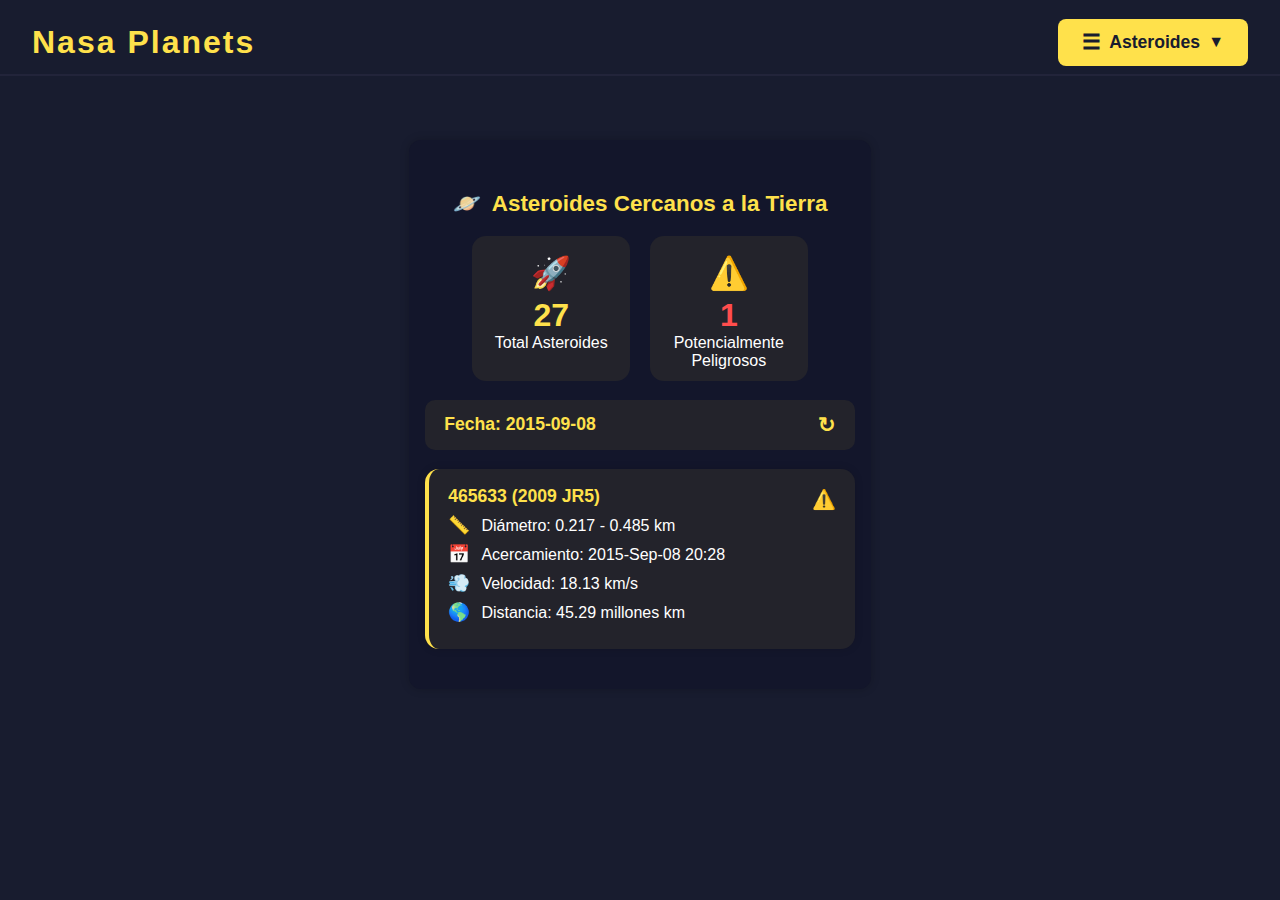
<file: asteroides.html>
<!DOCTYPE html>
<html lang="es">
<head>
    <meta charset="UTF-8">
    <title>Nasa Planets - Asteroides</title>
    <link rel="stylesheet" href="styles.css">
    <style>
        body {
            background: #181c2f;
            color: #fff;
            font-family: 'Segoe UI', Arial, sans-serif;
            margin: 0;
            padding: 0;
        }
        .aster-header {
            background: #181c2f;
            padding-bottom: 0.5rem;
            border-bottom: 2px solid #22243a;
            display: flex;
            justify-content: space-between;
            align-items: center;
            padding: 1.2rem 2rem 0.5rem 2rem;
        }
        .logo {
            font-size: 2rem;
            font-weight: bold;
            color: #ffe14b;
            letter-spacing: 2px;
        }
        .menu-btn {
            background: #ffe14b;
            color: #181c2f;
            border: none;
            border-radius: 8px;
            padding: 0.7rem 1.5rem;
            font-size: 1.1rem;
            font-weight: bold;
            cursor: pointer;
            display: flex;
            align-items: center;
            gap: 0.5rem;
        }
        .menu-icon {
            font-size: 1.3rem;
        }
        .arrow {
            font-size: 1rem;
        }
        .dropdown {
            position: relative;
            display: inline-block;
        }
        .dropdown-content {
            display: none;
            position: absolute;
            right: 0;
            background-color: #fff;
            min-width: 220px;
            box-shadow: 0 8px 16px 0 #0003;
            border-radius: 10px;
            z-index: 1;
            margin-top: 8px;
            padding: 0.5rem 0;
        }
        .dropdown-content a {
            color: #25304a;
            padding: 0.7rem 1.2rem;
            text-decoration: none;
            display: flex;
            align-items: center;
            gap: 0.7rem;
            font-size: 1.1rem;
            border-bottom: 1px solid #f0f0f0;
            transition: background 0.2s;
        }
        .dropdown-content a:last-child {
            border-bottom: none;
        }
        .dropdown-content a:hover {
            background-color: #f5f5f5;
        }
        .dropdown:hover .dropdown-content,
        .dropdown:focus-within .dropdown-content {
            display: block;
        }
        .icon {
            font-size: 1.3rem;
        }
        .aster-section {
            background: #13162b  repeat;
            border-radius: 12px;
            padding: 2rem 1rem 2.5rem 1rem;
            max-width: 430px;
            margin: 2rem auto 0 auto;
            box-shadow: 0 0 10px #0003;
        }
        .aster-section h2 {
            color: #ffe14b;
            font-size: 1.4rem;
            margin-bottom: 1.2rem;
            display: flex;
            align-items: center;
            gap: 0.7rem;
            justify-content: center;
            text-align: center;
        }
        .aster-summary {
            display: flex;
            gap: 1.2rem;
            margin-bottom: 1.2rem;
            justify-content: center;
        }
        .aster-card {
            background: #23232b;
            border-radius: 14px;
            padding: 1.1rem 1.2rem 0.7rem 1.2rem;
            min-width: 120px;
            text-align: center;
        }
        .aster-card .aster-icon {
            font-size: 2rem;
            display: block;
            margin-bottom: 0.3rem;
        }
        .aster-card .aster-value {
            font-size: 2rem;
            font-weight: bold;
            color: #ffe14b;
        }
        .aster-card .aster-label {
            font-size: 1rem;
            color: #fff;
        }
        .aster-card.danger .aster-icon,
        .aster-card.danger .aster-value {
            color: #ff4d4d;
        }
        .aster-date {
            background: #23232b;
            border-radius: 10px;
            padding: 0.8rem 1.2rem;
            color: #ffe14b;
            font-weight: bold;
            font-size: 1.1rem;
            display: flex;
            align-items: center;
            gap: 1rem;
            margin-bottom: 1.2rem;
        }
        .aster-date .refresh {
            margin-left: auto;
            color: #ffe14b;
            font-size: 1.3rem;
            cursor: pointer;
        }
        .aster-info {
            background: #23232b;
            border-radius: 14px;
            padding: 1.1rem 1.2rem 1.1rem 1.2rem;
            margin-top: 1.2rem;
            box-shadow: 0 0 8px #0002;
            border-left: 4px solid #ffe14b;
            position: relative;
        }
        .aster-info .aster-title {
            color: #ffe14b;
            font-size: 1.1rem;
            font-weight: bold;
            margin-bottom: 0.5rem;
            text-align: left;
        }
        .aster-info .danger-ico {
            color: #ff4d4d;
            font-size: 1.2rem;
            position: absolute;
            right: 1.2rem;
            top: 1.2rem;
        }
        .aster-info ul {
            list-style: none;
            padding: 0;
            margin: 0;
            color: #fff;
        }
        .aster-info li {
            display: flex;
            align-items: center;
            gap: 0.7rem;
            margin-bottom: 0.5rem;
            font-size: 1rem;
        }
        .aster-info li .li-ico {
            font-size: 1.1rem;
            color: #ffe14b;
        }
    </style>
</head>
<body>
    <header class="aster-header">
        <span class="logo">Nasa Planets</span>
        <div class="dropdown">
            <button class="menu-btn">
                <span class="menu-icon">&#9776;</span> Asteroides <span class="arrow">&#9660;</span>
            </button>
            <div class="dropdown-content">
                <a href="sistema-solar.html"><span class="icon">☀</span> sistema-solar</a>
                <a href="quiz.html"><span class="icon">❓</span> Preguntas</a>
                <a href="apod.html"><span class="icon">⭐</span> APOD (Service)</a>
                <a href="asteroides.html"><span class="icon">🚀</span> Asteroides</a>
                <a href="cazador.html"><span class="icon">🎮</span> Cazador de Asteroides</a>
                <a href="index.html"><span class="icon">🏠</span> secciones</a>
            </div>
        </div>
    </header>
    <main>
        <section class="aster-section">
            <h2><span class="emoji">🪐</span> Asteroides Cercanos a la Tierra</h2>
            <div class="aster-summary">
                <div class="aster-card">
                    <span class="aster-icon">🚀</span>
                    <div class="aster-value">27</div>
                    <div class="aster-label">Total Asteroides</div>
                </div>
                <div class="aster-card danger">
                    <span class="aster-icon">⚠️</span>
                    <div class="aster-value">1</div>
                    <div class="aster-label">Potencialmente<br>Peligrosos</div>
                </div>
            </div>
            <div class="aster-date">
                Fecha: 2015-09-08
                <span class="refresh">&#x21bb;</span>
            </div>
            <div class="aster-info">
                <div class="aster-title">465633 (2009 JR5)</div>
                <span class="danger-ico">⚠️</span>
                <ul>
                    <li><span class="li-ico">📏</span> Diámetro: 0.217 - 0.485 km</li>
                    <li><span class="li-ico">📅</span> Acercamiento: 2015-Sep-08 20:28</li>
                    <li><span class="li-ico">💨</span> Velocidad: 18.13 km/s</li>
                    <li><span class="li-ico">🌎</span> Distancia: 45.29 millones km</li>
                </ul>
            </div>
        </section>
    </main>
</body>
</html>
</file>
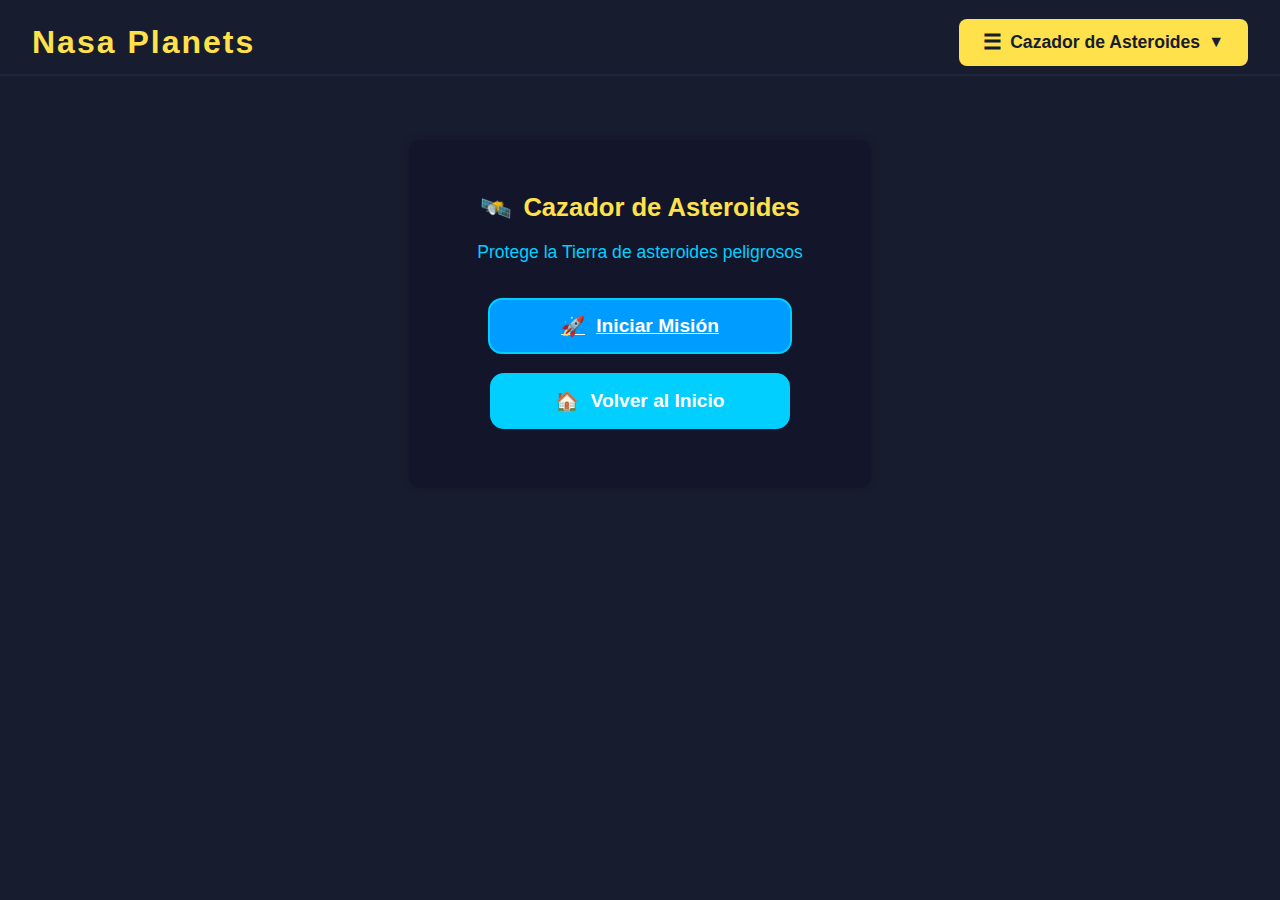
<file: cazador.html>
<!DOCTYPE html>
<html lang="es">
<head>
    <meta charset="UTF-8">
    <title>Nasa Planets - Cazador de Asteroides</title>
    <link rel="stylesheet" href="styles.css">
    <style>
        body {
            background: #181c2f;
            color: #fff;
            font-family: 'Segoe UI', Arial, sans-serif;
            margin: 0;
            padding: 0;
        }
        .cazador-header {
            background: #181c2f;
            padding-bottom: 0.5rem;
            border-bottom: 2px solid #22243a;
            display: flex;
            justify-content: space-between;
            align-items: center;
            padding: 1.2rem 2rem 0.5rem 2rem;
        }
        .logo {
            font-size: 2rem;
            font-weight: bold;
            color: #ffe14b;
            letter-spacing: 2px;
        }
        .menu-btn {
            background: #ffe14b;
            color: #181c2f;
            border: none;
            border-radius: 8px;
            padding: 0.7rem 1.5rem;
            font-size: 1.1rem;
            font-weight: bold;
            cursor: pointer;
            display: flex;
            align-items: center;
            gap: 0.5rem;
        }
        .menu-icon {
            font-size: 1.3rem;
        }
        .arrow {
            font-size: 1rem;
        }
        .dropdown {
            position: relative;
            display: inline-block;
        }
        .dropdown-content {
            display: none;
            position: absolute;
            right: 0;
            background-color: #fff;
            min-width: 220px;
            box-shadow: 0 8px 16px 0 #0003;
            border-radius: 10px;
            z-index: 1;
            margin-top: 8px;
            padding: 0.5rem 0;
        }
        .dropdown-content a {
            color: #25304a;
            padding: 0.7rem 1.2rem;
            text-decoration: none;
            display: flex;
            align-items: center;
            gap: 0.7rem;
            font-size: 1.1rem;
            border-bottom: 1px solid #f0f0f0;
            transition: background 0.2s;
        }
        .dropdown-content a:last-child {
            border-bottom: none;
        }
        .dropdown-content a:hover {
            background-color: #f5f5f5;
        }
        .dropdown:hover .dropdown-content,
        .dropdown:focus-within .dropdown-content {
            display: block;
        }
        .icon {
            font-size: 1.3rem;
        }
        .cazador-section {
            background: #13162b  repeat;
            border-radius: 12px;
            padding: 2rem 1rem 2.5rem 1rem;
            max-width: 430px;
            margin: 2rem auto 0 auto;
            box-shadow: 0 0 10px #0003;
            text-align: center;
        }
        .cazador-section h2 {
            color: #ffe14b;
            font-size: 1.6rem;
            margin-bottom: 1.2rem;
            display: flex;
            align-items: center;
            gap: 0.7rem;
            justify-content: center;
            text-align: center;
        }
        .cazador-section .desc {
            color: #00cfff;
            font-size: 1.1rem;
            margin-bottom: 2.2rem;
        }
        .cazador-btn {
            background: #009cff;
            color: #fff;
            border: 2px solid #00cfff;
            border-radius: 14px;
            padding: 0.9rem 0;
            font-size: 1.2rem;
            font-weight: bold;
            cursor: pointer;
            margin: 0 auto 1.2rem auto;
            width: 90%;
            max-width: 300px;
            display: flex;
            align-items: center;
            justify-content: center;
            gap: 0.7rem;
            transition: background 0.2s, color 0.2s;
        }
        .cazador-btn.home {
            background: #00cfff;
            color: #fff;
            border: 2px solid #00cfff;
        }
        .cazador-btn:hover {
            background: #fff;
            color: #009cff;
        }
        .cazador-btn.home:hover {
            background: #fff;
            color: #00cfff;
        }
    </style>
</head>
<body>
    <header class="cazador-header">
        <span class="logo">Nasa Planets</span>
        <div class="dropdown">
            <button class="menu-btn">
                <span class="menu-icon">&#9776;</span> Cazador de Asteroides <span class="arrow">&#9660;</span>
            </button>
            <div class="dropdown-content">
                <a href="sistema-solar.html"><span class="icon">☀</span> sistema-solar</a>
                <a href="quiz.html"><span class="icon">❓</span> Preguntas</a>
                <a href="apod.html"><span class="icon">⭐</span> APOD (Service)</a>
                <a href="asteroides.html"><span class="icon">🚀</span> Asteroides</a>
                <a href="cazador.html"><span class="icon">🎮</span> Cazador de Asteroides</a>
                <a href="index.html"><span class="icon">🏠</span> secciones</a>
            </div>
        </div>
    </header>
    <main>
        <section class="cazador-section">
            <h2><span class="emoji">🛰️</span> Cazador de Asteroides</h2>
            <div class="desc">Protege la Tierra de asteroides peligrosos</div>
            <a href="cazador-juego.html" class="cazador-btn"><span>🚀</span> Iniciar Misión</a>
            <button class="cazador-btn home"><span>🏠</span> Volver al Inicio</button>
        </section>
    </main>
</body>
</html>
</file>
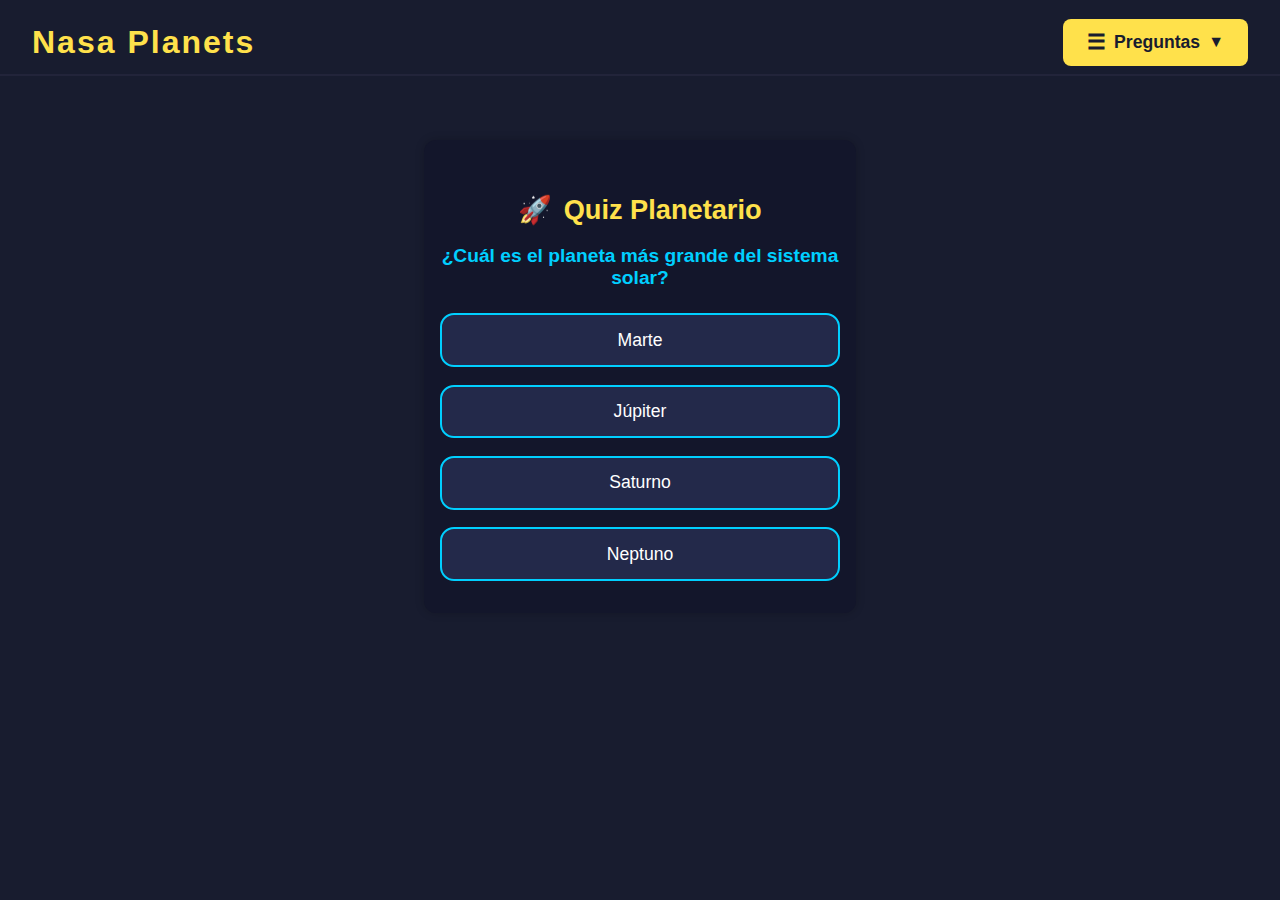
<file: quiz.html>
<!DOCTYPE html>
<html lang="es">
<head>
    <meta charset="UTF-8">
    <title>Nasa Planets - Quiz Planetario</title>
    <link rel="stylesheet" href="styles.css">
    <style>
        body {
            background: #181c2f;
            color: #fff;
            font-family: 'Segoe UI', Arial, sans-serif;
            margin: 0;
            padding: 0;
        }
        .quiz-header {
            background: #181c2f;
            padding-bottom: 0.5rem;
            border-bottom: 2px solid #22243a;
            display: flex;
            justify-content: space-between;
            align-items: center;
            padding: 1.2rem 2rem 0.5rem 2rem;
        }
        .logo {
            font-size: 2rem;
            font-weight: bold;
            color: #ffe14b;
            letter-spacing: 2px;
        }
        .menu-btn {
            background: #ffe14b;
            color: #181c2f;
            border: none;
            border-radius: 8px;
            padding: 0.7rem 1.5rem;
            font-size: 1.1rem;
            font-weight: bold;
            cursor: pointer;
            display: flex;
            align-items: center;
            gap: 0.5rem;
        }
        .menu-icon {
            font-size: 1.3rem;
        }
        .arrow {
            font-size: 1rem;
        }
        .dropdown {
            position: relative;
            display: inline-block;
        }
        .dropdown-content {
            display: none;
            position: absolute;
            right: 0;
            background-color: #fff;
            min-width: 220px;
            box-shadow: 0 8px 16px 0 #0003;
            border-radius: 10px;
            z-index: 1;
            margin-top: 8px;
            padding: 0.5rem 0;
        }
        .dropdown-content a {
            color: #25304a;
            padding: 0.7rem 1.2rem;
            text-decoration: none;
            display: flex;
            align-items: center;
            gap: 0.7rem;
            font-size: 1.1rem;
            border-bottom: 1px solid #f0f0f0;
            transition: background 0.2s;
        }
        .dropdown-content a:last-child {
            border-bottom: none;
        }
        .dropdown-content a:hover {
            background-color: #f5f5f5;
        }
        .dropdown:hover .dropdown-content,
        .dropdown:focus-within .dropdown-content {
            display: block;
        }
        .icon {
            font-size: 1.3rem;
        }
        .quiz-section {
            background: #13162b  repeat;
            border-radius: 12px;
            padding: 2rem 1rem;
            max-width: 400px;
            margin: 2rem auto 0 auto;
            box-shadow: 0 0 10px #0003;
            text-align: center;
        }
        .quiz-section h2 {
            color: #ffe14b;
            font-size: 1.7rem;
            margin-bottom: 1.2rem;
            display: flex;
            align-items: center;
            gap: 0.7rem;
            justify-content: center;
        }
        .quiz-section .question {
            color: #00cfff;
            font-size: 1.2rem;
            font-weight: bold;
            margin-bottom: 1.5rem;
        }
        .quiz-options {
            display: flex;
            flex-direction: column;
            gap: 1.1rem;
        }
        .quiz-option {
            background: #23294a;
            color: #fff;
            border: 2px solid #00cfff;
            border-radius: 14px;
            padding: 0.9rem 0;
            font-size: 1.1rem;
            cursor: pointer;
            transition: background 0.2s, color 0.2s;
        }
        .quiz-option:hover {
            background: #00cfff;
            color: #23294a;
        }
    </style>
</head>
<body>
    <header class="quiz-header">
        <span class="logo">Nasa Planets</span>
        <div class="dropdown">
            <button class="menu-btn">
                <span class="menu-icon">&#9776;</span> Preguntas <span class="arrow">&#9660;</span>
            </button>
            <div class="dropdown-content">
                <a href="sistema-solar.html"><span class="icon">☀</span> sistema-solar</a>
                <a href="quiz.html"><span class="icon">❓</span> Preguntas</a>
                <a href="apod.html"><span class="icon">⭐</span> APOD (Service)</a>
                <a href="asteroides.html"><span class="icon">🚀</span> Asteroides</a>
                <a href="cazador.html"><span class="icon">🎮</span> Cazador de Asteroides</a>
                <a href="index.html"><span class="icon">🏠</span> secciones</a>
            </div>
        </div>
    </header>
    <main>
        <section class="quiz-section">
            <h2><span class="emoji">🚀</span> Quiz Planetario</h2>
            <div class="question">¿Cuál es el planeta más grande del sistema solar?</div>
            <div class="quiz-options">
                <div class="quiz-option">Marte</div>
                <div class="quiz-option">Júpiter</div>
                <div class="quiz-option">Saturno</div>
                <div class="quiz-option">Neptuno</div>
            </div>
        </section>
    </main>
</body>
</html>
</file>
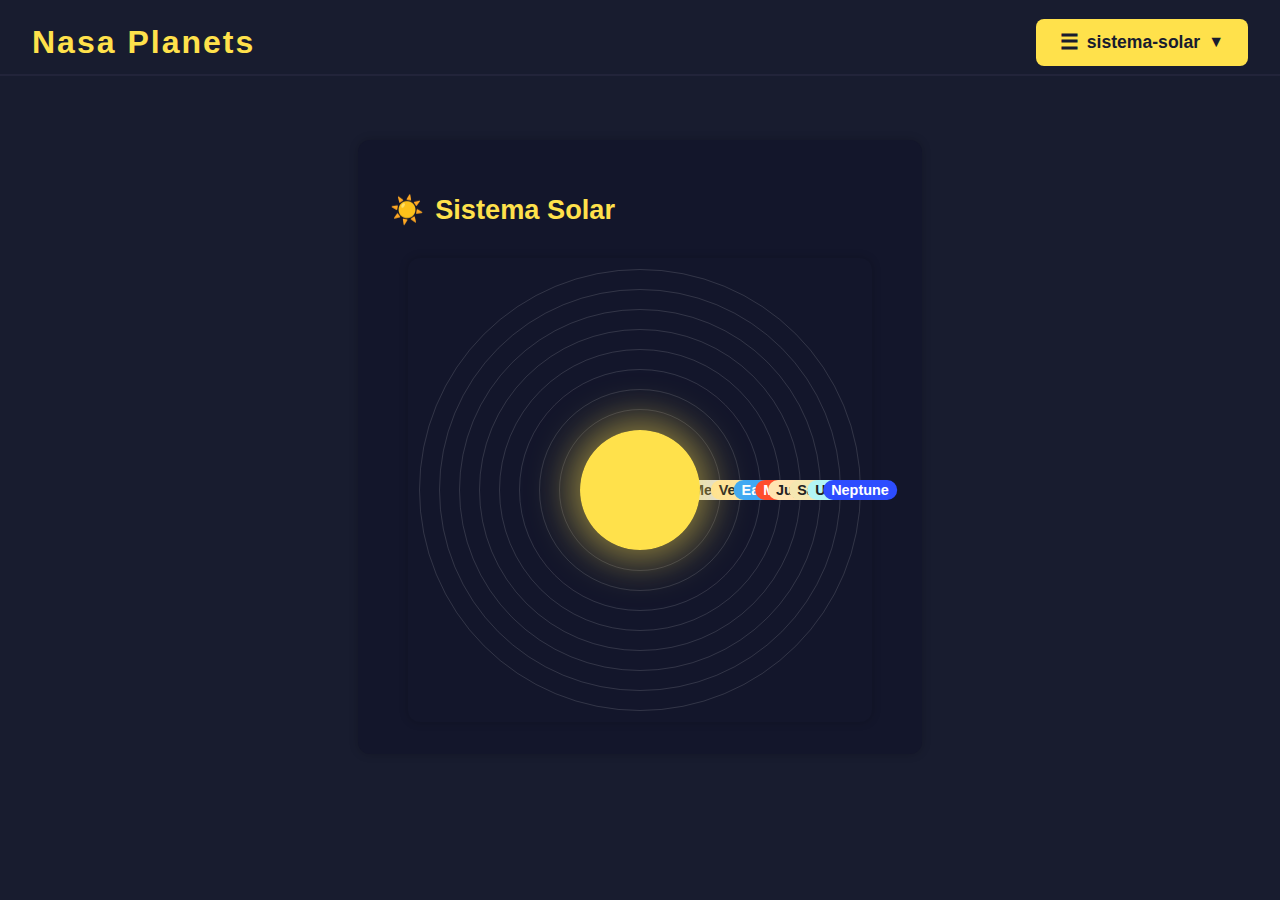
<file: sistema-solar.html>
<!DOCTYPE html>
<html lang="es">
<head>
    <meta charset="UTF-8">
    <title>Nasa Planets - Sistema Solar</title>
    <link rel="stylesheet" href="styles.css">
    <style>
        body {
            background: #181c2f;
            color: #fff;
            font-family: 'Segoe UI', Arial, sans-serif;
            margin: 0;
            padding: 0;
        }
        .solar-header {
            background: #181c2f;
            padding-bottom: 0.5rem;
            border-bottom: 2px solid #22243a;
            display: flex;
            justify-content: space-between;
            align-items: center;
            padding: 1.2rem 2rem 0.5rem 2rem;
        }
        .logo {
            font-size: 2rem;
            font-weight: bold;
            color: #ffe14b;
            letter-spacing: 2px;
        }
        .menu-btn {
            background: #ffe14b;
            color: #181c2f;
            border: none;
            border-radius: 8px;
            padding: 0.7rem 1.5rem;
            font-size: 1.1rem;
            font-weight: bold;
            cursor: pointer;
            display: flex;
            align-items: center;
            gap: 0.5rem;
        }
        .menu-icon {
            font-size: 1.3rem;
        }
        .arrow {
            font-size: 1rem;
        }
        .solar-section {
            background: #13162b;
            border-radius: 12px;
            padding: 2rem;
            max-width: 500px;
            margin: 2rem auto 0 auto;
            box-shadow: 0 0 10px #0003;
        }
        .solar-section h2 {
            color: #ffe14b;
            font-size: 1.7rem;
            margin-bottom: 2rem;
            display: flex;
            align-items: center;
            gap: 0.7rem;
        }
        .solar-system {
            background:  repeat;
            border-radius: 12px;
            padding: 2rem;
            margin: 0 auto;
            max-width: 400px;
            min-height: 400px;
            position: relative;
            box-shadow: 0 0 10px #0003;
        }
        .sun {
            position: absolute;
            left: 50%; top: 50%;
            transform: translate(-50%, -50%);
            width: 120px; height: 120px;
            background: radial-gradient(circle, #ffe14b 70%, #ffb800 100%);
            border-radius: 50%;
            box-shadow: 0 0 40px 10px #ffe14b88;
            z-index: 2;
        }
        .orbit {
            position: absolute;
            left: 50%; top: 50%;
            border: 1px solid #fff2;
            border-radius: 50%;
            transform: translate(-50%, -50%);
        }
        .orbit1 { width: 160px; height: 160px; }
        .orbit2 { width: 200px; height: 200px; }
        .orbit3 { width: 240px; height: 240px; }
        .orbit4 { width: 280px; height: 280px; }
        .orbit5 { width: 320px; height: 320px; }
        .orbit6 { width: 360px; height: 360px; }
        .orbit7 { width: 400px; height: 400px; }
        .orbit8 { width: 440px; height: 440px; }
        .planet {
            position: absolute;
            font-size: 0.9rem;
            font-weight: bold;
            color: #fff;
            padding: 2px 8px;
            border-radius: 50px;
            background: #222b;
            left: 100%;
            top: 50%;
            transform: translate(-50%, -50%);
        }
        .mercury { background: #e0e0e0; color: #222; }
        .venus   { background: #ffe4a1; color: #222; }
        .earth   { background: #3fa9f5; }
        .mars    { background: #ff4d2d; }
        .jupiter { background: #ffe4b1; color: #222; }
        .saturn  { background: #f5e7b2; color: #222; }
        .uranus  { background: #b2f5f5; color: #222; }
        .neptune { background: #2d4dff; }
    </style>
</head>
<body>
    <header class="solar-header">
        <span class="logo">Nasa Planets</span>
        <div class="dropdown">
            <button class="menu-btn">
                <span class="menu-icon">&#9776;</span> sistema-solar <span class="arrow">&#9660;</span>
            </button>
            <div class="dropdown-content">
                <a href="sistema-solar.html"><span class="icon">☀</span> sistema-solar</a>
                <a href="quiz.html"><span class="icon">❓</span> Preguntas</a>
                <a href="apod.html"><span class="icon">⭐</span> APOD (Service)</a>
                <a href="asteroides.html"><span class="icon">🚀</span> Asteroides</a>
                <a href="cazador.html"><span class="icon">🎮</span> Cazador de Asteroides</a>
                <a href="index.html"><span class="icon">🏠</span> secciones</a>
            </div>
        </div>
    </header>
    <main>
        <section class="solar-section">
            <h2><span class="emoji">☀️</span> Sistema Solar</h2>
            <div class="solar-system">
                <div class="sun"></div>
                <div class="orbit orbit1"><span class="planet mercury">Mercury</span></div>
                <div class="orbit orbit2"><span class="planet venus">Venus</span></div>
                <div class="orbit orbit3"><span class="planet earth">Earth</span></div>
                <div class="orbit orbit4"><span class="planet mars">Mars</span></div>
                <div class="orbit orbit5"><span class="planet jupiter">Jupiter</span></div>
                <div class="orbit orbit6"><span class="planet saturn">Saturn</span></div>
                <div class="orbit orbit7"><span class="planet uranus">Uranus</span></div>
                <div class="orbit orbit8"><span class="planet neptune">Neptune</span></div>
            </div>
        </section>
    </main>
</body>
</html>
</file>
<file: styles.css>
��b o d y   { 
         b a c k g r o u n d :   # 1 8 1 c 2 f ; 
         c o l o r :   # f f f ; 
         f o n t - f a m i l y :   ' S e g o e   U I ' ,   A r i a l ,   s a n s - s e r i f ; 
         m a r g i n :   0 ; 
         p a d d i n g :   0 ; 
 } 
 
 h e a d e r   { 
         b a c k g r o u n d :   # 1 8 1 c 2 f ; 
         p a d d i n g - b o t t o m :   0 . 5 r e m ; 
         b o r d e r - b o t t o m :   2 p x   s o l i d   # 2 2 2 4 3 a ; 
 } 
 
 . h e a d e r - c o n t e n t   { 
         d i s p l a y :   f l e x ; 
         j u s t i f y - c o n t e n t :   s p a c e - b e t w e e n ; 
         a l i g n - i t e m s :   c e n t e r ; 
         p a d d i n g :   1 . 2 r e m   2 r e m   0 . 5 r e m   2 r e m ; 
 } 
 
 . l o g o   { 
         f o n t - s i z e :   2 r e m ; 
         f o n t - w e i g h t :   b o l d ; 
         c o l o r :   # f f e 1 4 b ; 
         l e t t e r - s p a c i n g :   2 p x ; 
 } 
 
 . m e n u - b t n   { 
         b a c k g r o u n d :   # f f e 1 4 b ; 
         c o l o r :   # 1 8 1 c 2 f ; 
         b o r d e r :   n o n e ; 
         b o r d e r - r a d i u s :   8 p x ; 
         p a d d i n g :   0 . 7 r e m   1 . 5 r e m ; 
         f o n t - s i z e :   1 . 1 r e m ; 
         f o n t - w e i g h t :   b o l d ; 
         c u r s o r :   p o i n t e r ; 
         d i s p l a y :   f l e x ; 
         a l i g n - i t e m s :   c e n t e r ; 
         g a p :   0 . 5 r e m ; 
 } 
 
 . m e n u - i c o n   { 
         f o n t - s i z e :   1 . 3 r e m ; 
 } 
 
 . a r r o w   { 
         f o n t - s i z e :   1 r e m ; 
 } 
 
 n a v   { 
         b a c k g r o u n d :   # 2 3 2 9 4 a ; 
         b o r d e r - b o t t o m :   2 p x   s o l i d   # 2 2 2 4 3 a ; 
 } 
 
 n a v   u l   { 
         d i s p l a y :   f l e x ; 
         g a p :   1 . 5 r e m ; 
         l i s t - s t y l e :   n o n e ; 
         m a r g i n :   0 ; 
         p a d d i n g :   0   2 r e m ; 
         h e i g h t :   4 8 p x ; 
         a l i g n - i t e m s :   c e n t e r ; 
 } 
 
 n a v   u l   l i   { 
         p a d d i n g :   0 . 5 r e m   1 . 7 r e m ; 
         b o r d e r - r a d i u s :   2 0 p x ; 
         c o l o r :   # f f f ; 
         f o n t - w e i g h t :   b o l d ; 
         c u r s o r :   p o i n t e r ; 
         t r a n s i t i o n :   b a c k g r o u n d   0 . 2 s ,   c o l o r   0 . 2 s ; 
         f o n t - s i z e :   1 . 1 r e m ; 
         d i s p l a y :   f l e x ; 
         a l i g n - i t e m s :   c e n t e r ; 
         h e i g h t :   3 8 p x ; 
 } 
 
 n a v   u l   l i . a c t i v e   { 
         b a c k g r o u n d :   # f f e 1 4 b ; 
         c o l o r :   # 2 3 2 9 4 a ; 
         b o r d e r - r a d i u s :   2 0 p x ; 
 } 
 
 n a v   u l   l i : h o v e r : n o t ( . a c t i v e )   { 
         b a c k g r o u n d :   # 2 e 3 4 5 7 ; 
         c o l o r :   # f f e 1 4 b ; 
 } 
 
 m a i n   { 
         p a d d i n g :   2 r e m ; 
 } 
 
 . p l a n e t - l i s t - s e c t i o n   { 
         b a c k g r o u n d :   # 1 3 1 6 2 b ; 
         b o r d e r - r a d i u s :   1 2 p x ; 
         p a d d i n g :   2 r e m ; 
         m a x - w i d t h :   6 0 0 p x ; 
         m a r g i n :   2 r e m   a u t o   0   a u t o ; 
         b o x - s h a d o w :   0   0   1 0 p x   # 0 0 0 3 ; 
 } 
 
 . p l a n e t - l i s t - s e c t i o n   h 2   { 
         c o l o r :   # f f e 1 4 b ; 
         f o n t - s i z e :   1 . 7 r e m ; 
         m a r g i n - b o t t o m :   2 r e m ; 
         d i s p l a y :   f l e x ; 
         a l i g n - i t e m s :   c e n t e r ; 
         g a p :   0 . 7 r e m ; 
 } 
 
 . p l a n e t - l i s t   { 
         d i s p l a y :   f l e x ; 
         f l e x - d i r e c t i o n :   c o l u m n ; 
         g a p :   1 . 5 r e m ; 
 } 
 
 . p l a n e t - c a r d   { 
         d i s p l a y :   f l e x ; 
         a l i g n - i t e m s :   c e n t e r ; 
         b a c k g r o u n d :   # 2 3 2 3 2 b ; 
         b o r d e r :   2 p x   s o l i d   # f f e 1 4 b ; 
         b o r d e r - r a d i u s :   1 2 p x ; 
         p a d d i n g :   1 r e m ; 
         g a p :   1 . 2 r e m ; 
         b o x - s h a d o w :   0   2 p x   8 p x   # 0 0 0 2 ; 
 } 
 
 . p l a n e t - c a r d   i m g   { 
         w i d t h :   6 0 p x ; 
         h e i g h t :   6 0 p x ; 
         b o r d e r - r a d i u s :   8 p x ; 
         o b j e c t - f i t :   c o v e r ; 
         b o r d e r :   2 p x   s o l i d   # f f f ; 
 } 
 
 . p l a n e t - c a r d   h 3   { 
         m a r g i n :   0 ; 
         c o l o r :   # f f e 1 4 b ; 
         f o n t - s i z e :   1 . 3 r e m ; 
 } 
 
 . p l a n e t - c a r d   . t y p e   { 
         c o l o r :   # f f f ; 
         f o n t - s i z e :   1 r e m ; 
         f o n t - w e i g h t :   5 0 0 ; 
         d i s p l a y :   b l o c k ; 
 } 
 
 . p l a n e t - c a r d   p   { 
         m a r g i n :   0 . 2 r e m   0   0   0 ; 
         c o l o r :   # f f f ; 
         f o n t - s i z e :   1 r e m ; 
 } 
 
 . d r o p d o w n   { 
         p o s i t i o n :   r e l a t i v e ; 
         d i s p l a y :   i n l i n e - b l o c k ; 
 } 
 
 . d r o p d o w n - c o n t e n t   { 
         d i s p l a y :   n o n e ; 
         p o s i t i o n :   a b s o l u t e ; 
         r i g h t :   0 ; 
         b a c k g r o u n d - c o l o r :   # f f f ; 
         m i n - w i d t h :   2 2 0 p x ; 
         b o x - s h a d o w :   0   8 p x   1 6 p x   0   # 0 0 0 3 ; 
         b o r d e r - r a d i u s :   1 0 p x ; 
         z - i n d e x :   1 ; 
         m a r g i n - t o p :   8 p x ; 
         p a d d i n g :   0 . 5 r e m   0 ; 
 } 
 
 . d r o p d o w n - c o n t e n t   a   { 
         c o l o r :   # 2 5 3 0 4 a ; 
         p a d d i n g :   0 . 7 r e m   1 . 2 r e m ; 
         t e x t - d e c o r a t i o n :   n o n e ; 
         d i s p l a y :   f l e x ; 
         a l i g n - i t e m s :   c e n t e r ; 
         g a p :   0 . 7 r e m ; 
         f o n t - s i z e :   1 . 1 r e m ; 
         b o r d e r - b o t t o m :   1 p x   s o l i d   # f 0 f 0 f 0 ; 
         t r a n s i t i o n :   b a c k g r o u n d   0 . 2 s ; 
 } 
 
 . d r o p d o w n - c o n t e n t   a : l a s t - c h i l d   { 
         b o r d e r - b o t t o m :   n o n e ; 
 } 
 
 . d r o p d o w n - c o n t e n t   a : h o v e r   { 
         b a c k g r o u n d - c o l o r :   # f 5 f 5 f 5 ; 
 } 
 
 . d r o p d o w n : h o v e r   . d r o p d o w n - c o n t e n t , 
 . d r o p d o w n : f o c u s - w i t h i n   . d r o p d o w n - c o n t e n t   { 
         d i s p l a y :   b l o c k ; 
 } 
 
 . i c o n   { 
         f o n t - s i z e :   1 . 3 r e m ; 
 } 
 
 @ m e d i a   ( m a x - w i d t h :   7 0 0 p x )   { 
         n a v   u l   { 
                 o v e r f l o w - x :   a u t o ; 
                 d i s p l a y :   f l e x ; 
                 f l e x - w r a p :   n o w r a p ; 
                 g a p :   0 . 5 r e m ; 
                 p a d d i n g :   0   0 . 5 r e m ; 
                 h e i g h t :   4 8 p x ; 
                 s c r o l l b a r - w i d t h :   t h i n ; 
                 s c r o l l b a r - c o l o r :   # f f e 1 4 b   # 2 3 2 9 4 a ; 
         } 
         n a v   u l   l i   { 
                 m i n - w i d t h :   1 6 0 p x ; 
                 f l e x :   0   0   a u t o ; 
                 t e x t - a l i g n :   c e n t e r ; 
                 f o n t - s i z e :   1 r e m ; 
                 p a d d i n g :   0 . 5 r e m   0 . 7 r e m ; 
         } 
         n a v   { 
                 b a c k g r o u n d :   # 2 3 2 9 4 a ; 
                 b o r d e r - b o t t o m :   2 p x   s o l i d   # 2 2 2 4 3 a ; 
                 w i d t h :   1 0 0 v w ; 
                 o v e r f l o w - x :   h i d d e n ; 
         } 
         . h e a d e r - c o n t e n t   { 
                 f l e x - d i r e c t i o n :   r o w ; 
                 a l i g n - i t e m s :   c e n t e r ; 
                 j u s t i f y - c o n t e n t :   s p a c e - b e t w e e n ; 
                 g a p :   0 . 5 r e m ; 
                 p a d d i n g :   1 r e m   0 . 5 r e m   0 . 5 r e m   0 . 5 r e m ; 
         } 
 } 
 
 / *   E s t i l o s   p a r a   o c u l t a r   l a   b a r r a   d e   s c r o l l   e n   m � v i l e s   ( o p c i o n a l )   * / 
 n a v   u l : : - w e b k i t - s c r o l l b a r   { 
         h e i g h t :   6 p x ; 
         b a c k g r o u n d :   # 2 3 2 9 4 a ; 
 } 
 n a v   u l : : - w e b k i t - s c r o l l b a r - t h u m b   { 
         b a c k g r o u n d :   # f f e 1 4 b ; 
         b o r d e r - r a d i u s :   1 0 p x ; 
 } 
 
 . c o n t e n t - s e c t i o n   { 
         d i s p l a y :   n o n e ; 
         a n i m a t i o n :   f a d e I n   0 . 7 s ; 
 } 
 . c o n t e n t - s e c t i o n : t a r g e t   { 
         d i s p l a y :   b l o c k ; 
 } 
 # i n i c i o : t a r g e t   ~   # p l a n e t a s , 
 # p l a n e t a s : t a r g e t   ~   # i n i c i o   { 
         d i s p l a y :   n o n e ; 
 } 
 m a i n : n o t ( : t a r g e t )   # i n i c i o   { 
         d i s p l a y :   b l o c k ; 
 } 
 
 . s o l a r - s y s t e m   { 
         b a c k g r o u n d :   u r l ( ' h t t p s : / / i . i m g u r . c o m / 1 b X 5 Q H 6 . p n g ' )   r e p e a t ; 
         b o r d e r - r a d i u s :   1 2 p x ; 
         p a d d i n g :   2 r e m ; 
         m a r g i n :   2 r e m   a u t o   0   a u t o ; 
         m a x - w i d t h :   4 0 0 p x ; 
         m i n - h e i g h t :   4 0 0 p x ; 
         p o s i t i o n :   r e l a t i v e ; 
         b o x - s h a d o w :   0   0   1 0 p x   # 0 0 0 3 ; 
 } 
 . s u n   { 
         p o s i t i o n :   a b s o l u t e ; 
         l e f t :   5 0 % ;   t o p :   5 0 % ; 
         t r a n s f o r m :   t r a n s l a t e ( - 5 0 % ,   - 5 0 % ) ; 
         w i d t h :   1 2 0 p x ;   h e i g h t :   1 2 0 p x ; 
         b a c k g r o u n d :   r a d i a l - g r a d i e n t ( c i r c l e ,   # f f e 1 4 b   7 0 % ,   # f f b 8 0 0   1 0 0 % ) ; 
         b o r d e r - r a d i u s :   5 0 % ; 
         b o x - s h a d o w :   0   0   4 0 p x   1 0 p x   # f f e 1 4 b 8 8 ; 
         z - i n d e x :   2 ; 
 } 
 . o r b i t   { 
         p o s i t i o n :   a b s o l u t e ; 
         l e f t :   5 0 % ;   t o p :   5 0 % ; 
         b o r d e r :   1 p x   s o l i d   # f f f 2 ; 
         b o r d e r - r a d i u s :   5 0 % ; 
         t r a n s f o r m :   t r a n s l a t e ( - 5 0 % ,   - 5 0 % ) ; 
 } 
 . o r b i t 1   {   w i d t h :   1 6 0 p x ;   h e i g h t :   1 6 0 p x ;   } 
 . o r b i t 2   {   w i d t h :   2 0 0 p x ;   h e i g h t :   2 0 0 p x ;   } 
 . o r b i t 3   {   w i d t h :   2 4 0 p x ;   h e i g h t :   2 4 0 p x ;   } 
 . o r b i t 4   {   w i d t h :   2 8 0 p x ;   h e i g h t :   2 8 0 p x ;   } 
 . o r b i t 5   {   w i d t h :   3 2 0 p x ;   h e i g h t :   3 2 0 p x ;   } 
 . o r b i t 6   {   w i d t h :   3 6 0 p x ;   h e i g h t :   3 6 0 p x ;   } 
 . o r b i t 7   {   w i d t h :   4 0 0 p x ;   h e i g h t :   4 0 0 p x ;   } 
 . o r b i t 8   {   w i d t h :   4 4 0 p x ;   h e i g h t :   4 4 0 p x ;   } 
 
 . p l a n e t   { 
         p o s i t i o n :   a b s o l u t e ; 
         f o n t - s i z e :   0 . 9 r e m ; 
         f o n t - w e i g h t :   b o l d ; 
         c o l o r :   # f f f ; 
         p a d d i n g :   2 p x   8 p x ; 
         b o r d e r - r a d i u s :   5 0 p x ; 
         b a c k g r o u n d :   # 2 2 2 b ; 
         l e f t :   1 0 0 % ; 
         t o p :   5 0 % ; 
         t r a n s f o r m :   t r a n s l a t e ( - 5 0 % ,   - 5 0 % ) ; 
 } 
 . m e r c u r y   {   b a c k g r o u n d :   # e 0 e 0 e 0 ;   c o l o r :   # 2 2 2 ;   } 
 . v e n u s       {   b a c k g r o u n d :   # f f e 4 a 1 ;   c o l o r :   # 2 2 2 ;   } 
 . e a r t h       {   b a c k g r o u n d :   # 3 f a 9 f 5 ;   } 
 . m a r s         {   b a c k g r o u n d :   # f f 4 d 2 d ;   } 
 . j u p i t e r   {   b a c k g r o u n d :   # f f e 4 b 1 ;   c o l o r :   # 2 2 2 ;   } 
 . s a t u r n     {   b a c k g r o u n d :   # f 5 e 7 b 2 ;   c o l o r :   # 2 2 2 ;   } 
 . u r a n u s     {   b a c k g r o u n d :   # b 2 f 5 f 5 ;   c o l o r :   # 2 2 2 ;   } 
 . n e p t u n e   {   b a c k g r o u n d :   # 2 d 4 d f f ;   } 
 @ k e y f r a m e s   f a d e I n   { 
         f r o m   {   o p a c i t y :   0 ;   } 
         t o   {   o p a c i t y :   1 ;   } 
 } 
 
</file>
